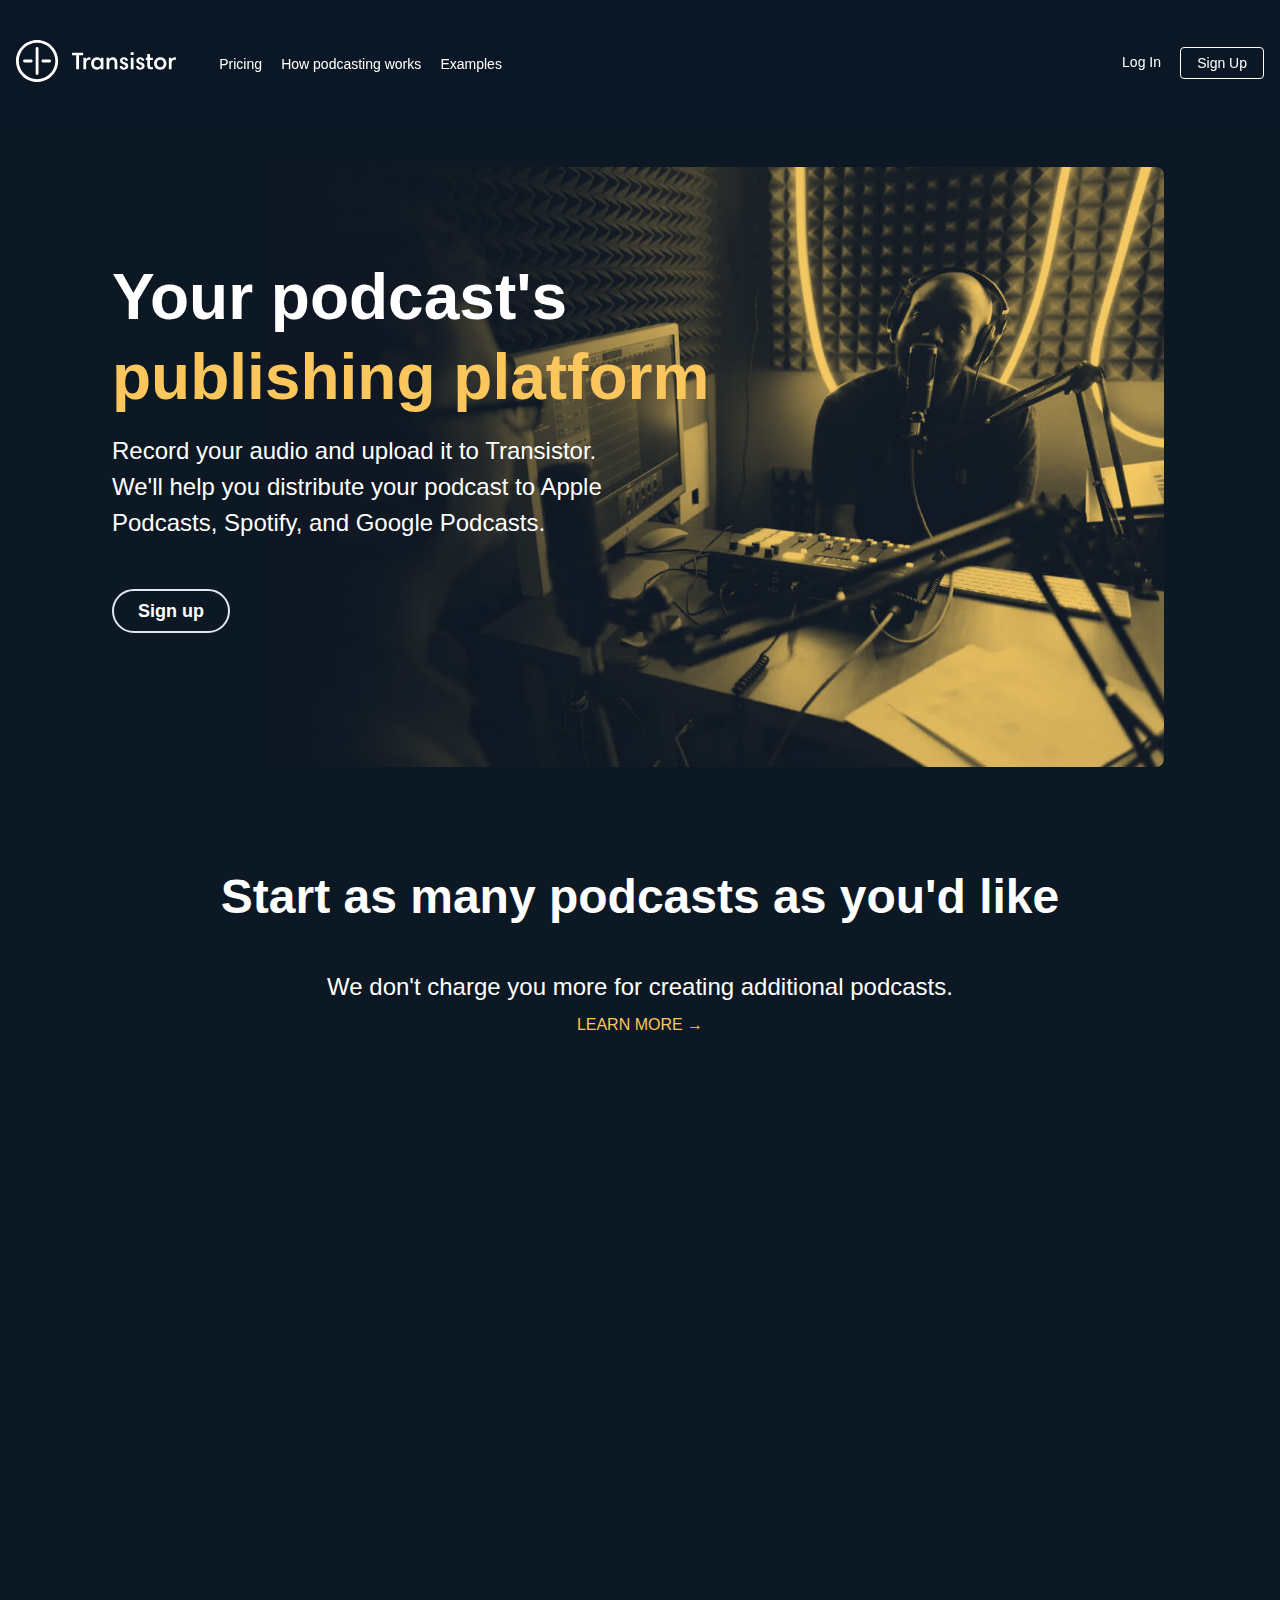
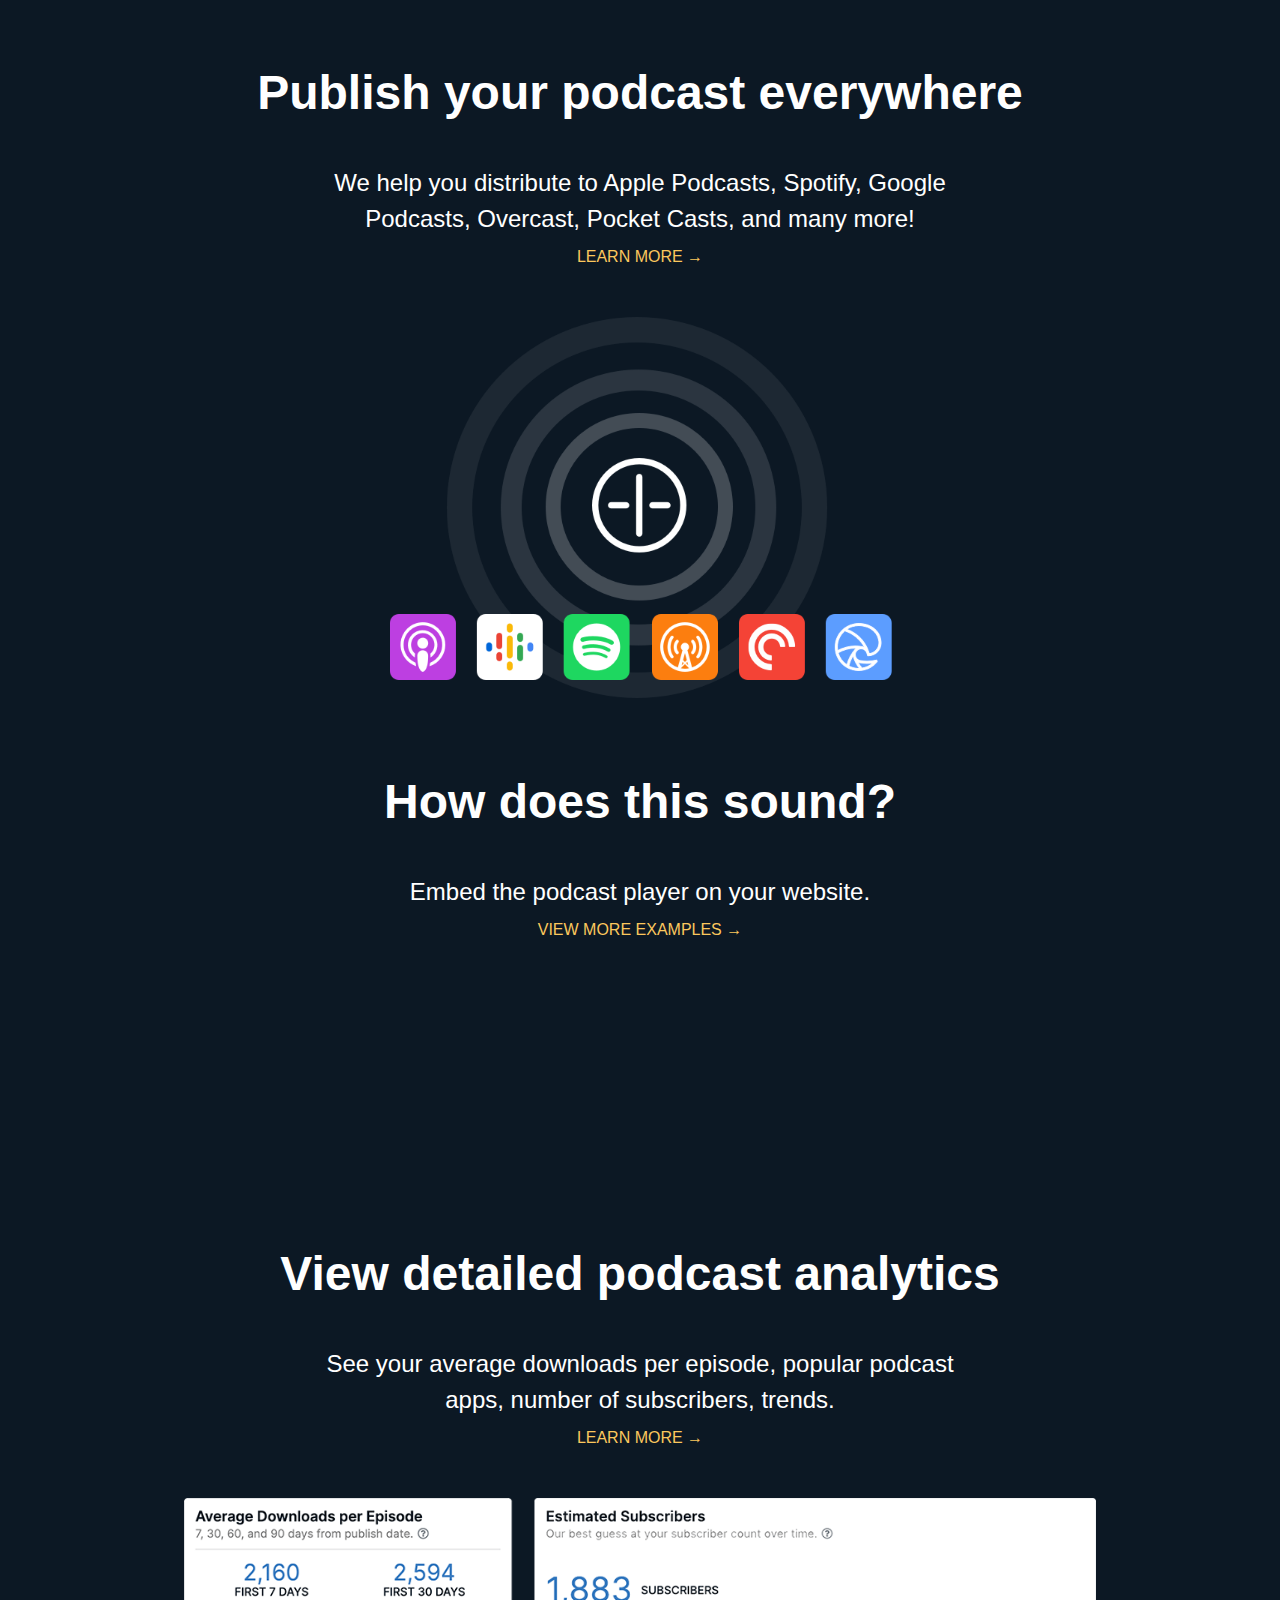
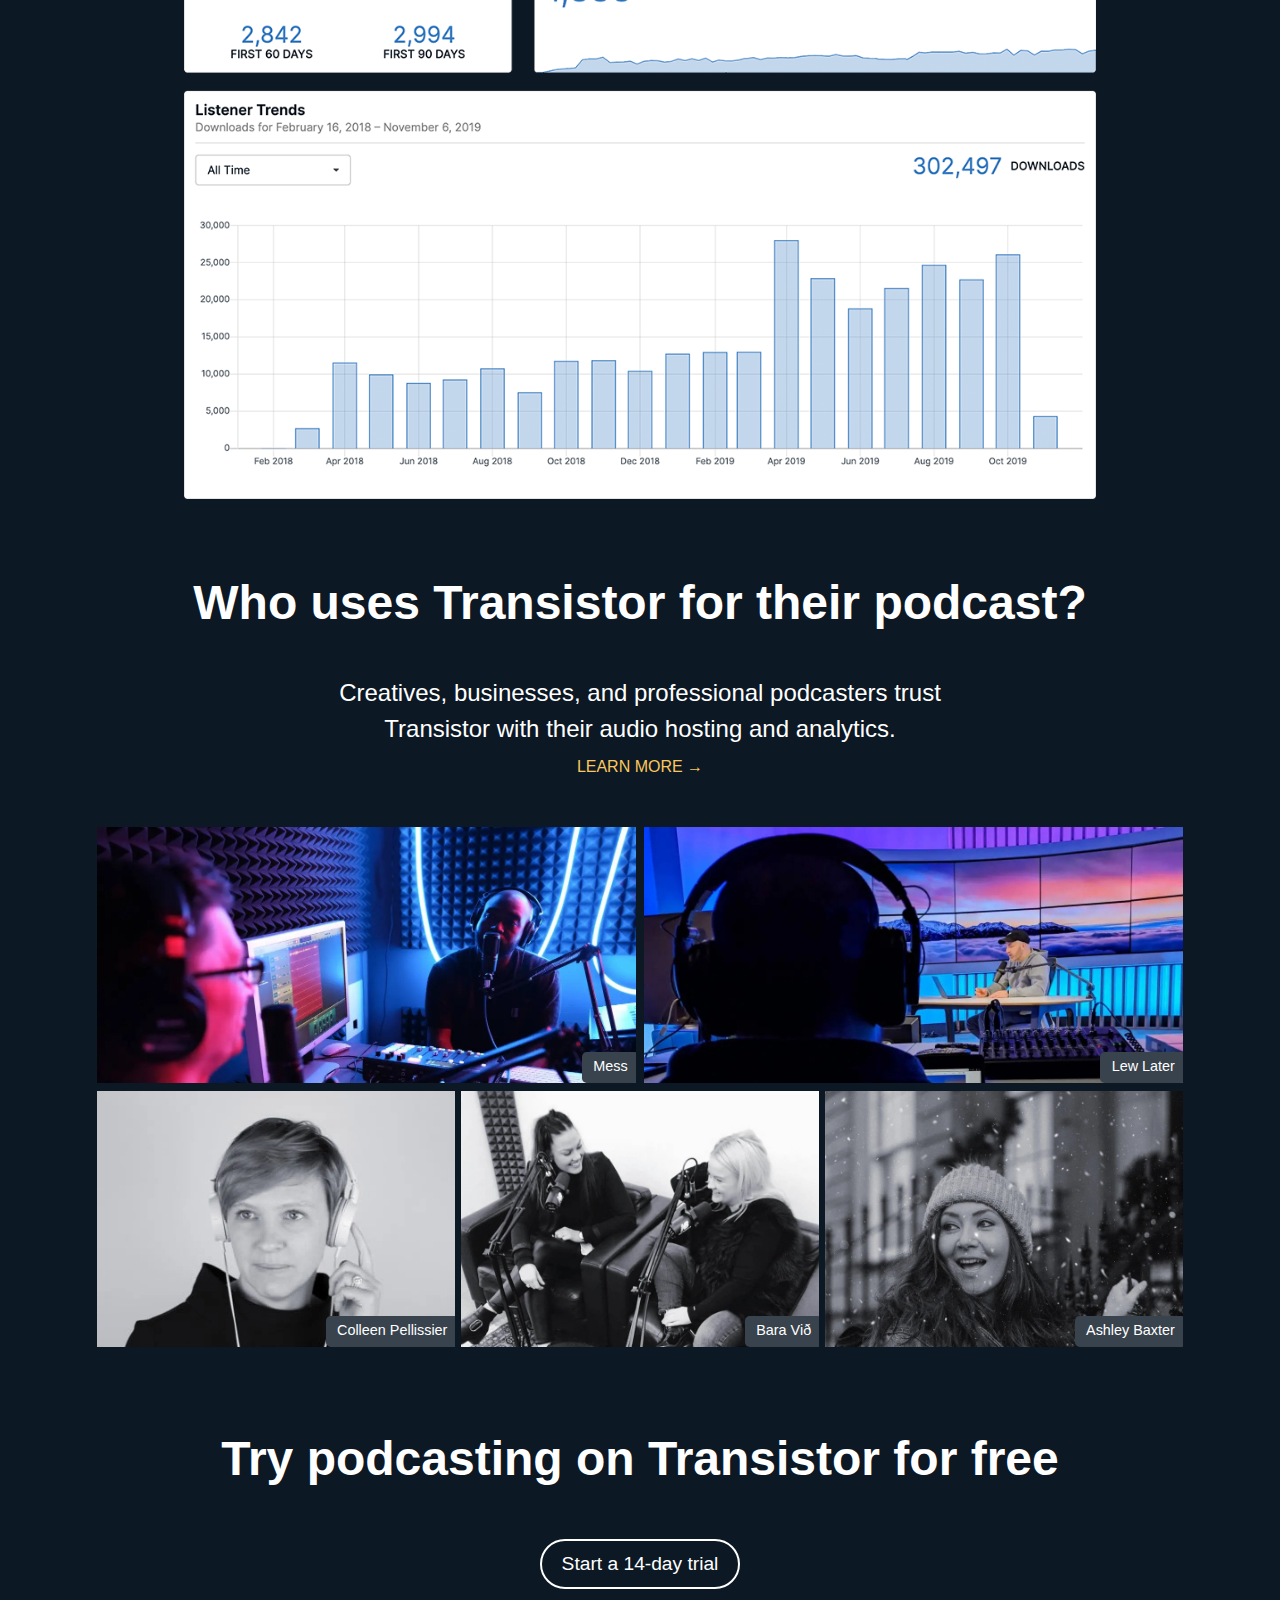
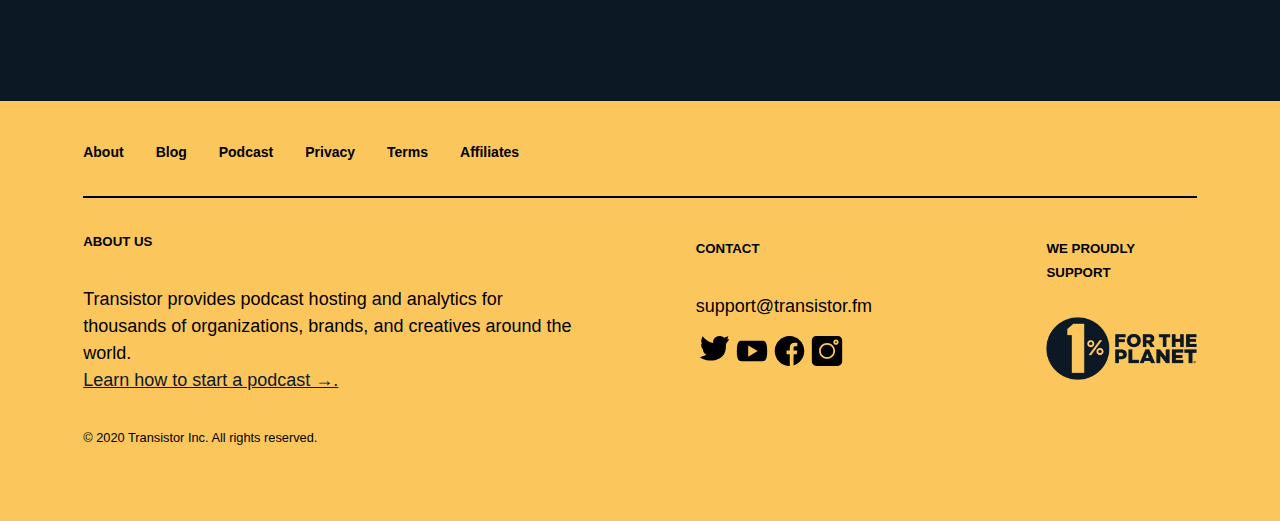
<file: index.html>
<!DOCTYPE html>
<html lang="en">
  <head>
    <meta charset="UTF-8" />
    <meta name="viewport" content="width=device-width, initial-scale=1.0" />
    <link rel="stylesheet" href="style.css" />
    <link rel="icon" href="./images/favicon.ico" />

    <title>
      Transistor - podcast hosting for creatives, brands, professionals
    </title>
  </head>

  <body>
    <header>
      <div class="desktop-navbar">
        <nav>
          <a href="/"> <img class="logo" src="./images/logo.svg" alt=""/></a>
          <ul>
            <li>Pricing</li>
            <li>How podcasting works</li>
            <li>Examples</li>
          </ul>
        </nav>
        <ul class="auth">
          <li>Log In</li>
          <li id="signup">Sign Up</li>
        </ul>
      </div>
      <div class="mobile-navbar">
        <div class="mobile-nav" onclick="showham()">
          <a href="/"> <img class="logo" src="./images/logo.svg" alt=""/></a>
          <img class="ham" src="./images/ham.svg" alt="" />
        </div>
        <ul id="mobile-nav2">
          <li>Pricing</li>
          <li>How podcasting works</li>
          <li>Examples</li>
          <li>Login</li>
          <li id="signup">Signup</li>
        </ul>
      </div>
    </header>
    <div class="container">
      <section>
        <div class="banner-div">
          <div>
            <div class="banner-desk">
              <img src="./images/studio.jpg" alt="" />
            </div>
            <div class="your-pod">
              <h1>Your podcast's <span> publishing platform</span></h1>
              <p class="podcast-text">
                Record your audio and upload it to Transistor.
              </p>
              <p class="podcast-text">
                We'll help you distribute your podcast to Apple Podcasts,
                Spotify, and Google Podcasts.
              </p>

              <div class="banner-mob">
                <img src="./images/studio.jpg" alt="" />
              </div>
              <a class="signup-button-desk" href="">Sign up</a>
            </div>

            <a class="signup-button-mob" href="">Sign up</a>
          </div>
        </div>
        <div class="podcast-section">
          <h2>Start as many podcasts as you'd like</h2>
          <p>We don't charge you more for creating additional podcasts.</p>
          <a href="">LEARN MORE → </a>
          <iframe
            class="youtube"
            width="896"
            height="504"
            src="https://www.youtube.com/embed/hUugNVgsXvk"
            frameborder="0"
            allow="accelerometer; autoplay; encrypted-media; gyroscope; picture-in-picture"
            allowfullscreen
            style="border-radius: 1rem;"
          ></iframe>
        </div>
        <div class="podcast-section">
          <h2>Publish your podcast everywhere</h2>
          <p>
            We help you distribute to Apple Podcasts, Spotify, Google Podcasts,
            Overcast, Pocket Casts, and many more!
          </p>
          <a href="">LEARN MORE → </a>
          <img class="podcast-img" src="./images/publish-anywhere.png" alt="" />
        </div>
        <div class="podcast-section">
          <h2>How does this sound?</h2>
          <p>Embed the podcast player on your website.</p>
          <a href="">VIEW MORE EXAMPLES →</a>
          <iframe
            class="radio"
            src="https://share.transistor.fm/e/rework/latest/dark"
            width="100%"
            height="180"
            frameborder="0"
            scrolling="no"
            seamless="true"
          ></iframe>
        </div>
        <div class="podcast-section">
          <h2>View detailed podcast analytics</h2>
          <p>
            See your average downloads per episode, popular podcast apps, number
            of subscribers, trends.
          </p>
          <a href="">LEARN MORE → </a>
          <img class="analytics-image" src="./images/analytics.png" alt="" />
        </div>
        <div class="podcast-section">
          <h2>Who uses Transistor for their podcast?</h2>
          <p>
            Creatives, businesses, and professional podcasters trust Transistor
            with their audio hosting and analytics.
          </p>
          <a href="">LEARN MORE → </a>
          <div class="first-users-img">
            <div>
              <img src="./images/mess.jpg" alt="" />
              <p>Mess</p>
            </div>
            <div>
              <img src="./images/lew.jpg" alt="" />
              <p>Lew Later</p>
            </div>
          </div>
          <div class="second-users-img">
            <div>
              <img src="./images/collen.jpg" alt="" />
              <p>Colleen Pellissier</p>
            </div>
            <div>
              <img src="./images/bara.jpg" alt="" />
              <p>Bara Við</p>
            </div>
            <div>
              <img src="./images/ashley.jpg" alt="" />
              <p>Ashley Baxter</p>
            </div>
          </div>
        </div>
        <div class="podcast-section">
          <h2>Try podcasting on Transistor for free</h2>
          <a id="trial-button" href="">Start a 14-day trial</a>
        </div>
      </section>
    </div>
    <footer>
      <ul>
        <li>About</li>
        <li>Blog</li>
        <li>Podcast</li>
        <li>Privacy</li>
        <li>Terms</li>
        <li>Affiliates</li>
      </ul>
      <hr />
      <div class="footer-details">
        <div>
          <h5>ABOUT US</h5>
          <p>
            Transistor provides podcast hosting and analytics for thousands of
            organizations, brands, and creatives around the world.
          </p>
          <a href="">Learn how to start a podcast →.</a>
        </div>
        <div class="contact">
          <div>
            <h5>CONTACT</h5>
            <p>support@transistor.fm</p>
            <div class="contact-svg">
              <img src="./images/twitter.svg" alt="" />
              <img src="./images/youtube.svg" alt="" />

              <img src="./images/fb.svg" alt="" />

              <img src="./images/instagram.svg" alt="" />
            </div>
          </div>
          <div>
            <h5>WE PROUDLY SUPPORT</h5>
            <img src="./images/dark.png" alt="" />
          </div>
        </div>
      </div>
      <span>© 2020 Transistor Inc. All rights reserved.</span>
    </footer>

    <script src="script.js"></script>
  </body>
</html>
</file>
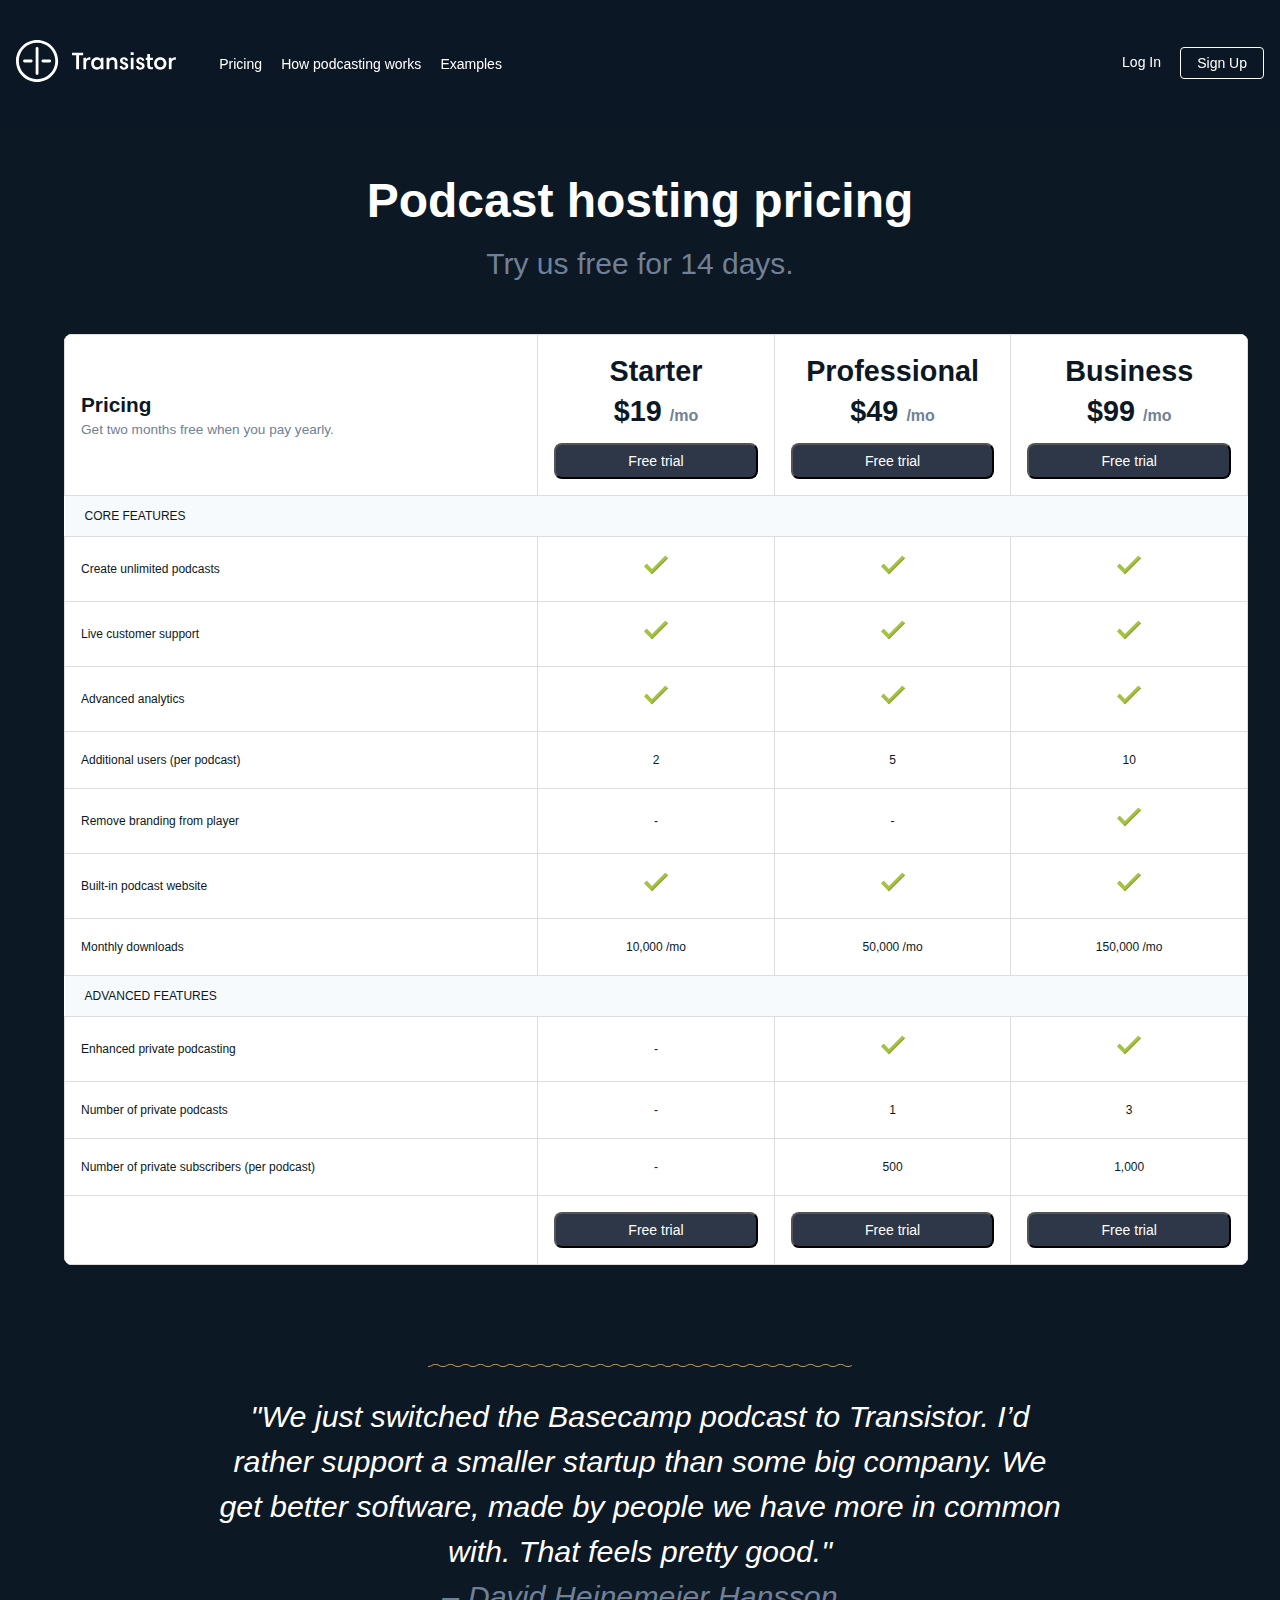
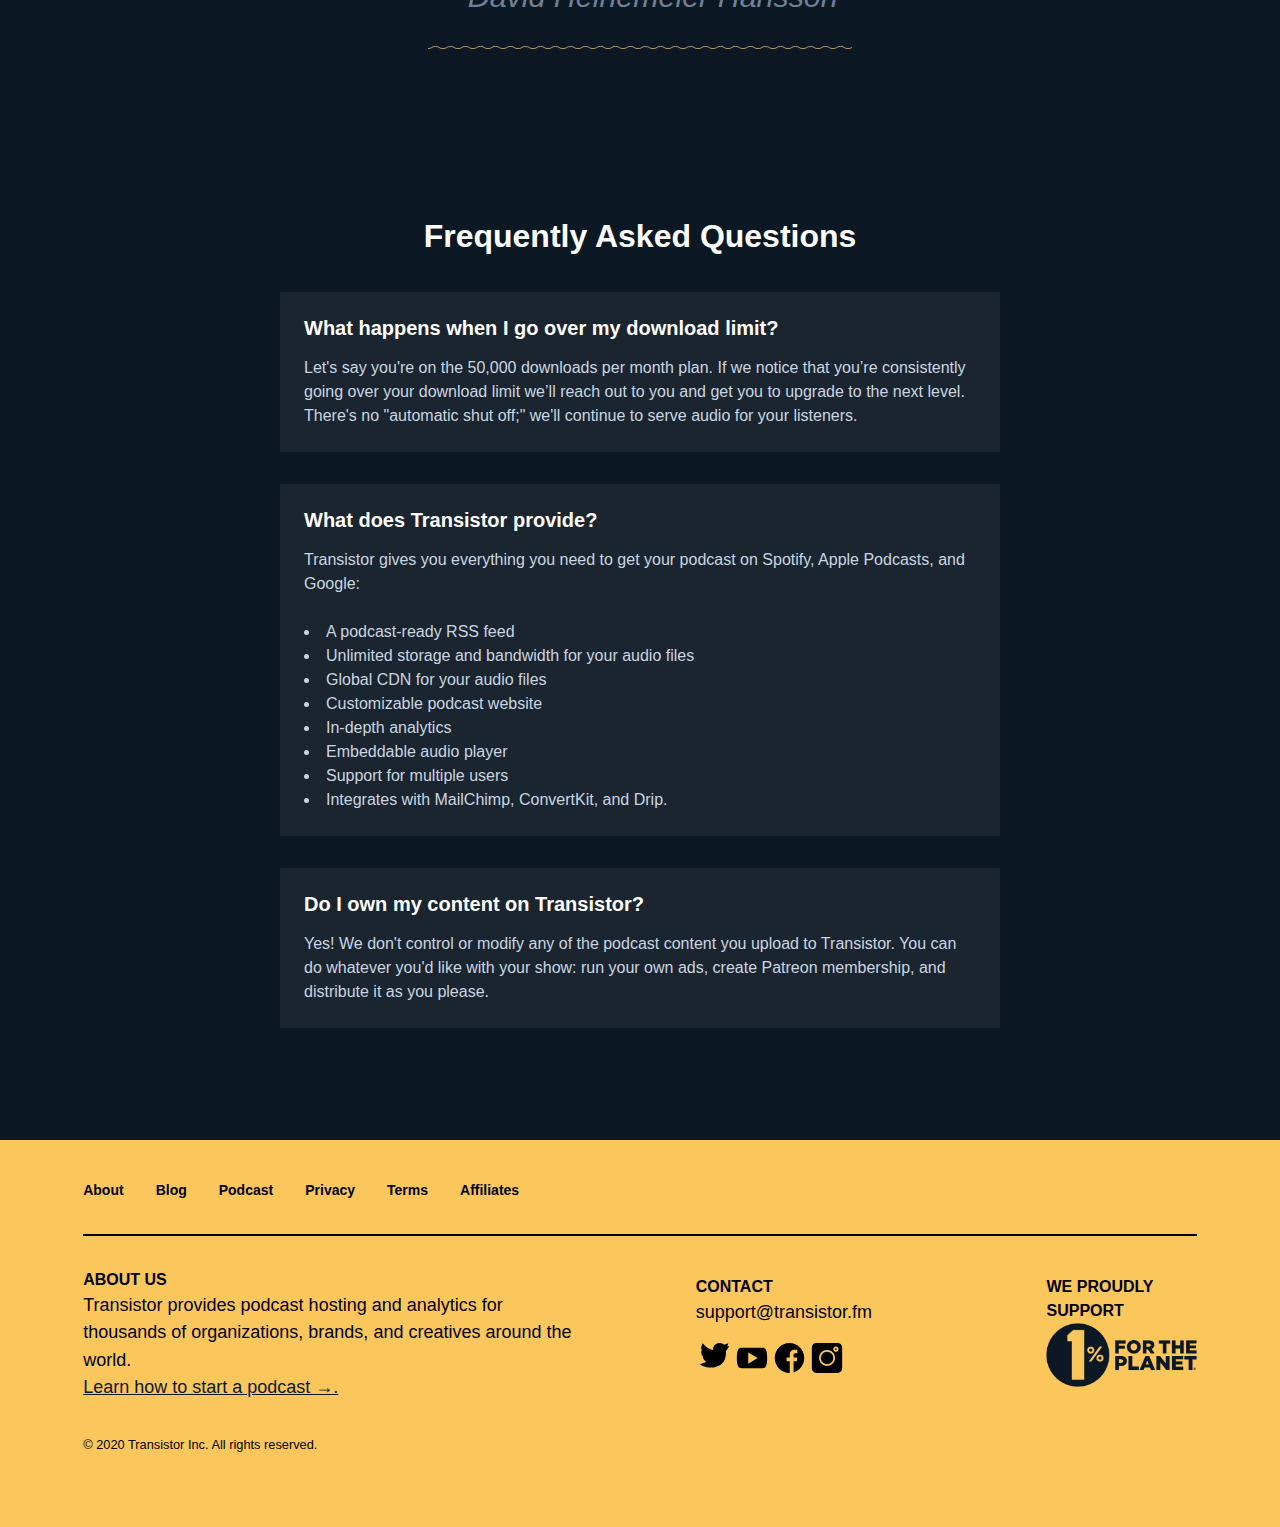
<file: pricing.html>
<!DOCTYPE html>
<html lang="en">
  <head>
    <meta charset="UTF-8" />
    <meta name="viewport" content="width=device-width, initial-scale=1.0" />
    <link rel="stylesheet" href="style.css" />
    <link rel="icon" href="./images/favicon.ico" />

    <title>
      Podcast hosting pricing: how much does it cost?
    </title>
  </head>

  <body>
    <header>
      <div class="desktop-navbar">
        <nav>
          <a href="/"> <img class="logo" src="./images/logo.svg" alt=""/></a>
          <ul>
            <li>Pricing</li>
            <li>How podcasting works</li>
            <li>Examples</li>
          </ul>
        </nav>
        <ul class="auth">
          <li>Log In</li>
          <li id="signup">Sign Up</li>
        </ul>
      </div>
      <div class="mobile-navbar">
        <div class="mobile-nav" onclick="showham()">
          <a href="/"> <img class="logo" src="./images/logo.svg" alt=""/></a>
          <img class="ham" src="./images/ham.svg" alt="" />
        </div>
        <ul id="mobile-nav2">
          <li>Pricing</li>
          <li>How podcasting works</li>
          <li>Examples</li>
          <li>Login</li>
          <li id="signup">Signup</li>
        </ul>
      </div>
    </header>
    <section class="pricing-section container">
      <div>
        <h2>Podcast hosting pricing</h2>
        <p style="color: #718096;font-size: 1.875rem;">
          Try us free for 14 days.
        </p>
      </div>
      <div class="table-desk">
        <table>
          <tr>
            <th>
              <h4>Pricing</h4>
              <p>Get two months free when you pay yearly.</p>
            </th>
            <th>
              Starter
              <div>$19 <span>/mo</span></div>
              <button class="trial">Free trial</button>
            </th>
            <th>
              Professional
              <div>$49 <span>/mo</span></div>
              <button class="trial">Free trial</button>
            </th>

            <th>
              Business
              <div>$99 <span>/mo</span></div>
              <button class="trial">Free trial</button>
            </th>
          </tr>
          <tr>
            <td class="features">CORE FEATURES</td>
            <td class="features"></td>
            <td class="features"></td>
            <td class="features"></td>
          </tr>
          <tr>
            <td>Create unlimited podcasts</td>
            <td><img class="tick" src="./images/tick.svg" alt="" /></td>
            <td><img class="tick" src="./images/tick.svg" alt="" /></td>
            <td><img class="tick" src="./images/tick.svg" alt="" /></td>
          </tr>
          <tr>
            <td>Live customer support</td>
            <td><img class="tick" src="./images/tick.svg" alt="" /></td>
            <td><img class="tick" src="./images/tick.svg" alt="" /></td>
            <td><img class="tick" src="./images/tick.svg" alt="" /></td>
          </tr>
          <tr>
            <td>Advanced analytics</td>
            <td><img class="tick" src="./images/tick.svg" alt="" /></td>
            <td><img class="tick" src="./images/tick.svg" alt="" /></td>
            <td><img class="tick" src="./images/tick.svg" alt="" /></td>
          </tr>
          <tr>
            <td>Additional users (per podcast)</td>
            <td>2</td>
            <td>5</td>
            <td>10</td>
          </tr>
          <tr>
            <td>Remove branding from player</td>
            <td>-</td>
            <td>-</td>
            <td><img class="tick" src="./images/tick.svg" alt="" /></td>
          </tr>
          <tr>
            <td>Built-in podcast website</td>
            <td><img class="tick" src="./images/tick.svg" alt="" /></td>
            <td><img class="tick" src="./images/tick.svg" alt="" /></td>
            <td><img class="tick" src="./images/tick.svg" alt="" /></td>
          </tr>
          <tr>
            <td>
              Monthly downloads
            </td>
            <td>
              10,000 /mo
            </td>
            <td>
              50,000 /mo
            </td>
            <td>
              150,000 /mo
            </td>
          </tr>
          <tr>
            <td class="features">ADVANCED FEATURES</td>
            <td class="features"></td>
            <td class="features"></td>
            <td class="features"></td>
          </tr>
          <tr>
            <td>Enhanced private podcasting</td>
            <td>-</td>
            <td><img class="tick" src="./images/tick.svg" alt="" /></td>
            <td><img class="tick" src="./images/tick.svg" alt="" /></td>
          </tr>
          <tr>
            <td>Number of private podcasts</td>
            <td>
              -
            </td>
            <td>1</td>
            <td>3</td>
          </tr>
          <tr>
            <td>Number of private subscribers (per podcast)</td>
            <td>-</td>

            <td>500</td>
            <td>1,000</td>
          </tr>
          <tr>
            <td></td>
            <td><button class="trial">Free trial</button></td>
            <td><button class="trial">Free trial</button></td>
            <td><button class="trial">Free trial</button></td>
          </tr>
        </table>
      </div>
      <div class="table-mobile">
        <table>
          <tr>
            <th style="text-align: center;" colspan="2">
              Starter
              <div>$19 <span>/mo</span></div>
              <button class="trial">Free trial</button>
            </th>
          </tr>
          <tr>
            <td class="features">CORE FEATURES</td>
            <td class="features"></td>
          </tr>
          <tr>
            <td>Create unlimited podcasts</td>
            <td><img class="tick" src="./images/tick.svg" alt="" /></td>
          </tr>
          <tr>
            <td>Live customer support</td>
            <td><img class="tick" src="./images/tick.svg" alt="" /></td>
          </tr>
          <tr>
            <td>Advanced analytics</td>
            <td><img class="tick" src="./images/tick.svg" alt="" /></td>
          </tr>
          <tr>
            <td>Additional users (per podcast)</td>
            <td>2</td>
          </tr>
          <tr>
            <td>Remove branding from player</td>
            <td>-</td>
          </tr>
          <tr>
            <td>Built-in podcast website</td>
            <td><img class="tick" src="./images/tick.svg" alt="" /></td>
          </tr>
          <tr>
            <td>
              Monthly downloads
            </td>
            <td>
              10,000 /mo
            </td>
          </tr>
          <tr>
            <td class="features">ADVANCED FEATURES</td>
            <td class="features"></td>
          </tr>
          <tr>
            <td>Enhanced private podcasting</td>
            <td>-</td>
          </tr>
          <tr>
            <td>Number of private podcasts</td>
            <td>
              -
            </td>
          </tr>
          <tr>
            <td>Number of private subscribers (per podcast)</td>
            <td>-</td>
          </tr>
        </table>

        <table>
          <tr>
            <th style="text-align: center;" colspan="2">
              Professional

              <div>$49 <span>/mo</span></div>
              <button class="trial">Free trial</button>
            </th>
          </tr>
          <tr>
            <td class="features">CORE FEATURES</td>
            <td class="features"></td>
          </tr>
          <tr>
            <td>Create unlimited podcasts</td>
            <td><img class="tick" src="./images/tick.svg" alt="" /></td>
          </tr>
          <tr>
            <td>Live customer support</td>
            <td><img class="tick" src="./images/tick.svg" alt="" /></td>
          </tr>
          <tr>
            <td>Advanced analytics</td>
            <td><img class="tick" src="./images/tick.svg" alt="" /></td>
          </tr>
          <tr>
            <td>Additional users (per podcast)</td>
            <td>5</td>
          </tr>
          <tr>
            <td>Remove branding from player</td>
            <td>-</td>
          </tr>
          <tr>
            <td>Built-in podcast website</td>
            <td><img class="tick" src="./images/tick.svg" alt="" /></td>
          </tr>
          <tr>
            <td>
              Monthly downloads
            </td>
            <td>
              50,000 /mo
            </td>
          </tr>
          <tr>
            <td class="features">ADVANCED FEATURES</td>
            <td class="features"></td>
          </tr>
          <tr>
            <td>Enhanced private podcasting</td>
            <td><img class="tick" src="./images/tick.svg" alt="" /></td>
          </tr>
          <tr>
            <td>Number of private podcasts</td>
            <td>
              500
            </td>
          </tr>
          <tr>
            <td>Number of private subscribers (per podcast)</td>
            <td>-</td>
          </tr>
        </table>

        <table>
          <tr>
            <th style="text-align: center;" colspan="2">
              Business
              <div>$99 <span>/mo</span></div>
              <button class="trial">Free trial</button>
            </th>
          </tr>
          <tr>
            <td class="features">CORE FEATURES</td>
            <td class="features"></td>
          </tr>
          <tr>
            <td>Create unlimited podcasts</td>
            <td><img class="tick" src="./images/tick.svg" alt="" /></td>
          </tr>
          <tr>
            <td>Live customer support</td>
            <td><img class="tick" src="./images/tick.svg" alt="" /></td>
          </tr>
          <tr>
            <td>Advanced analytics</td>
            <td><img class="tick" src="./images/tick.svg" alt="" /></td>
          </tr>
          <tr>
            <td>Additional users (per podcast)</td>
            <td>10</td>
          </tr>
          <tr>
            <td>Remove branding from player</td>
            <td><img class="tick" src="./images/tick.svg" alt="" /></td>
          </tr>
          <tr>
            <td>Built-in podcast website</td>
            <td><img class="tick" src="./images/tick.svg" alt="" /></td>
          </tr>
          <tr>
            <td>
              Monthly downloads
            </td>
            <td>
              150,000 /mo
            </td>
          </tr>
          <tr>
            <td class="features">ADVANCED FEATURES</td>
            <td class="features"></td>
          </tr>
          <tr>
            <td>Enhanced private podcasting</td>
            <td><img class="tick" src="./images/tick.svg" alt="" /></td>
          </tr>
          <tr>
            <td>Number of private podcasts</td>
            <td>
              3
            </td>
          </tr>
          <tr>
            <td>Number of private subscribers (per podcast)</td>
            <td>1,000</td>
          </tr>
        </table>
      </div>
      <blockquote>
        <hr class="pricing-hr" />
        <i>
          "We just switched the Basecamp podcast to Transistor. I’d rather
          support a smaller startup than some big company. We get better
          software, made by people we have more in common with. That feels
          pretty good."
          <div class="david">– David Heinemeier Hansson</div>
        </i>
        <hr class="pricing-hr" />
      </blockquote>
      <div class="faq">
        <h3>Frequently Asked Questions</h3>

        <div class="questions">
          <h4>What happens when I go over my download limit?</h4>
          <p>
            Let's say you're on the 50,000 downloads per month plan. If we
            notice that you’re consistently going over your download limit we’ll
            reach out to you and get you to upgrade to the next level. There's
            no "automatic shut off;" we'll continue to serve audio for your
            listeners.
          </p>
        </div>
        <div class="questions">
          <h4>What does Transistor provide?</h4>
          <p>
            Transistor gives you everything you need to get your podcast on
            Spotify, Apple Podcasts, and Google:
          </p>
          <ul>
            <li>A podcast-ready RSS feed</li>
            <li>Unlimited storage and bandwidth for your audio files</li>
            <li>Global CDN for your audio files</li>
            <li>Customizable podcast website</li>
            <li>In-depth analytics</li>
            <li>Embeddable audio player</li>
            <li>Support for multiple users</li>
            <li>Integrates with MailChimp, ConvertKit, and Drip.</li>
          </ul>
        </div>
        <div class="questions">
          <h4>Do I own my content on Transistor?</h4>
          <p>
            Yes! We don't control or modify any of the podcast content you
            upload to Transistor. You can do whatever you'd like with your show:
            run your own ads, create Patreon membership, and distribute it as
            you please.
          </p>
        </div>
      </div>
    </section>
    <footer>
      <ul>
        <li>About</li>
        <li>Blog</li>
        <li>Podcast</li>
        <li>Privacy</li>
        <li>Terms</li>
        <li>Affiliates</li>
      </ul>
      <hr />
      <div class="footer-details">
        <div>
          <h4>ABOUT US</h4>
          <p>
            Transistor provides podcast hosting and analytics for thousands of
            organizations, brands, and creatives around the world.
          </p>
          <a href="">Learn how to start a podcast →.</a>
        </div>
        <div class="contact">
          <div>
            <h4>CONTACT</h4>
            <p>support@transistor.fm</p>
            <div class="contact-svg">
              <img src="./images/twitter.svg" alt="" />
              <img src="./images/youtube.svg" alt="" />

              <img src="./images/fb.svg" alt="" />

              <img src="./images/instagram.svg" alt="" />
            </div>
          </div>
          <div>
            <h4>WE PROUDLY SUPPORT</h4>
            <img src="./images/dark.png" alt="" />
          </div>
        </div>
      </div>
      <span>© 2020 Transistor Inc. All rights reserved.</span>
    </footer>

    <script src="script.js"></script>
  </body>
</html>
</file>
<file: style.css>
* {
  margin: 0;
  padding: 0;
}

a {
  text-decoration: none;
  color: white;
}

h2 {
  font-size: 3rem;
  line-height: 5rem;
  font-weight: 600;
}

p {
  font-size: 1.5rem;
  line-height: 1.5;
}
body {
  background-color: #0c1824;
  color: white;

  font-family: -apple-system, BlinkMacSystemFont, Segoe UI, Roboto,
    Helvetica Neue, Arial, Noto Sans, sans-serif;
  line-height: 1.5rem;
  font-weight: 300;
}

.container {
  max-width: 1280px;
  overflow: hidden;
  margin: 0 auto;
  padding-left: 1rem;
  padding-right: 1rem;
}

section {
  overflow: hidden;
}

header {
  position: sticky;
  top: 0;
  width: 100%;
  max-width: 1280px;
  margin: 0 auto;
  background-color: rgba(12, 24, 36, 0.85);
  z-index: 1000;
  backdrop-filter: blur(8px);
}

.desktop-navbar {
  margin: 0 1rem;

  display: flex;
  align-items: center;
  justify-content: space-between;
  padding: 2.5rem 0;
}

.mobile-navbar {
  display: none;
}

nav {
  display: flex;
  align-items: center;
}

.desktop-navbar ul {
  list-style-type: none;
  display: flex;
  justify-content: space-between;
  font-size: 0.875rem;
  align-self: center;
  margin-left: 0.5rem;
}

.podcast-text {
  width: 83%;
}
.desktop-navbar li {
  margin-left: 1.2rem;
  border-bottom: 1.5px solid transparent;
}

.desktop-navbar li:hover {
  border-bottom: solid white 1.5px;
}

.your-pod {
  width: 60%;
}
.logo {
  width: 10rem;
  margin-right: 1rem;
}

#signup {
  box-sizing: border-box;
  padding: 0.18rem 1rem;
  margin-top: -0.18rem;
  border: solid white 1px;

  border-radius: 0.25rem;
}

#signup:hover {
  background-color: white;
  color: #0c1824;
}
.banner-div > div {
  position: relative;

  padding-left: 3rem;
  padding-right: 3rem;
}
.banner-div {
  padding: 8rem 0 10rem 0;
  margin: 0 auto;
  max-width: 72rem;
  padding-left: 3rem;
  padding-right: 3rem;
}

h1 {
  font-size: 4rem;
  line-height: 5rem;
  margin-bottom: 1rem;
  font-weight: 600;
}

h1 span {
  display: block;
  color: #fbc75d;
}
.banner-desk {
  position: absolute;
  z-index: -1;
  left: 200px;
  top: -90px;
}

.banner-desk img {
  width: 900px;
  vertical-align: middle;
  border-radius: 0.5rem;
}

.signup-button-desk {
  font-size: 1.125rem;
  display: inline-block;
  padding: 0.5rem 1.5rem;
  border-radius: 9999px;
  color: #fff;
  font-weight: 600;
  margin-top: 3rem;
  border: 2px solid #e2e8f0;
}

.signup-button-desk:hover {
  background-color: white;
  color: #0c1824;
}

.signup-button-mob {
  display: none;
}

.podcast-section {
  text-align: center;
  display: flex;
  align-items: center;
  flex-direction: column;
  margin: 4rem 0;
}

.podcast-section h2 {
  margin-bottom: 2rem;
}

.podcast-section a {
  color: #fbc75d;
  display: block;
  margin-bottom: 3rem;
  margin-top: 0.5rem;
  line-height: 1.5rem;
  font-weight: 500;
}

.podcast-section a:hover {
  border-bottom: 2px solid #fbc75d;
}
.podcast-section > p {
  max-width: 40rem;
}

.podcast-img {
  max-width: 650px;
}

.analytics-image {
  width: 73%;
}

.first-users-img,
.second-users-img {
  display: flex;
  max-width: 87%;
  justify-content: space-between;
  margin-bottom: 0.5rem;
}

.first-users-img div {
  width: 49.6%;
  position: relative;
  max-height: 256px;
  overflow: hidden;
}

.first-users-img img {
  box-sizing: border-box;
  width: 100%;
}

.first-users-img p {
  position: absolute;
  bottom: 0;
  right: -0.2rem;
  padding: 0.3rem 0.7rem;
  background-color: #38434d;
  border-radius: 0.3rem;
  overflow: hidden;
  font-size: 0.9rem;
}

.second-users-img div {
  width: 33%;
  position: relative;
  max-height: 256px;
  overflow: hidden;
}

.second-users-img img {
  box-sizing: border-box;
  width: 100%;
}

.second-users-img p {
  position: absolute;
  bottom: 0;
  right: -0.2rem;
  padding: 0.3rem 0.7rem;
  background-color: #38434d;
  border-radius: 0.3rem;
  overflow: hidden;
  font-size: 0.9rem;
}

#trial-button {
  display: inline-block;
  border: solid white 2px;
  padding: 0.7rem 1.2rem;
  border-radius: 2rem;
  color: white;
  font-size: 1.2rem;
}

#trial-button:hover {
  background-color: white;
  color: #0c1824;
}

footer {
  box-sizing: border-box;
  background-color: #fbc75d;
  color: black;
  width: 100%;
  padding: 3% 6.5%;
}

footer ul {
  list-style-type: none;
  display: flex;
  flex-wrap: wrap;
}

footer li {
  font-size: 0.875rem;
  margin-right: 2rem;
  font-weight: 600;
}

.footer-details {
  display: flex;
  justify-content: space-between;
  align-items: center;
}

.contact-svg {
  display: flex;
  justify-content: space-between;
  align-items: center;
  margin-top: 1rem;
}

.contact-svg img {
  width: 30px;
  height: 30px;
}
.footer-details > div {
  width: 45%;
}
.contact {
  display: flex;
  justify-content: space-between;
}

.contact > div {
  width: 30%;
}

.contact img {
  width: 100%;
}

hr {
  margin: 2rem 0;
  border: 0.5px solid black;
}

.footer-details p,
.footer-details a {
  font-size: 1.125rem;
  line-height: 1.7rem;
}

h5 {
  margin-bottom: 2rem;
}

footer a {
  color: #0c1824;
  text-decoration: underline;
}

footer span {
  display: block;
  font-size: 0.8rem;
  margin: 2rem 0;
}

.radio {
  max-width: 40rem;
}

.banner-mob {
  display: none;
}

.pricing-section {
  margin-top: 2rem !important;
  text-align: center;
  padding-left: 3rem;
  padding-right: 3rem;
}

.pricing-hr {
  margin: 1.7rem auto;
  border: none;
  background-size: auto 3px;
  display: block;
  height: 3px;
  width: 50%;
  background-image: url("./images/spiral.svg");
}

blockquote {
  max-width: 53rem;
  margin: 0 auto;
  padding: 1.5rem;
}

i {
  font-size: 1.9rem;
  line-height: 2.8rem;
}

.david {
  color: #718096;
}

.faq {
  text-align: left;
  max-width: 45rem;
  margin: 7rem auto;
}

.questions {
  background-color: hsla(0, 0%, 100%, 0.06);
  margin: 2rem 0;
  padding: 1.5rem;
}
.questions p {
  margin-top: 1rem;
  font-size: 1rem;
  color: #cbd5e0;
}
h3 {
  text-align: center;
  font-size: 2rem;
  line-height: 3rem;
}
.questions h4 {
  font-size: 1.25rem;
}

.questions ul {
  margin-top: 1.5rem;
  list-style-position: inside;
  color: #cbd5e0;
}
.questions li {
  line-height: 1.5rem;
}

.tick {
  width: 1.5rem;
}

table h4 {
  font-size: 1.3rem;
  line-height: 1.9rem;
  font-weight: 600;
}

table p {
  font-size: 0.85rem;
  color: #718096;
  font-weight: 400;
}
th {
  font-size: 1.8rem;
  line-height: 2.5rem;
  width: 20%;
}

td,
th {
  padding: 1rem;
  border: 1px solid #ddd;
  margin-left: 2px;
}

td {
  font-size: 0.75rem;
}

th span {
  font-size: 1rem;
  color: #718096;
}

th:first-of-type {
  width: 40%;
}

th:first-of-type,
td:first-of-type {
  text-align: left;
}

table {
  border-collapse: collapse;
  background-color: #fff;
  color: #0c1824;
  padding: 0;
  max-width: 1216px;
  overflow: hidden;
  margin: 3rem 1rem;
  width: 100%;
  border-radius: 0.5rem;
}

.trial {
  font-size: 0.875rem;
  width: 100%;
  padding: 0.5rem 0.75rem;
  border-radius: 0.5rem;
  background-color: #2d3748;
  color: white;
}

.features {
  background-color: #f7fafc;
  border: 0;
  padding: 0.5rem 1.25rem;
}

.table-mobile {
  display: none;
}
@media only screen and (max-width: 1150px) {
  .container {
    max-width: 1024px;
    margin: 0 auto;
    overflow: hidden;
    padding: 0 1rem;
  }

  table {
    margin: 3rem 0;
  }

  table td:first-of-type {
    width: 70%;
  }

  .your-pod {
    width: 70%;
  }

  .podcast-text {
    width: 94%;
  }

  header {
    max-width: 1024px;
  }
  .contact-svg img {
    width: 20px;
    height: 20px;
  }
  .banner-div {
    padding: 8rem 0;
    margin: 0;
  }

  h1 {
    font-size: 3.6rem;
  }
}

@media only screen and (max-width: 950px) {
  .table-desk {
    display: none;
  }

  th {
    text-align: center;
    padding: 1rem 4.5rem;
    font-weight: 500;
    line-height: 50px;
  }
  table {
    margin: 3rem auto;
    max-width: 28rem;
  }
  .table-mobile {
    display: block;
  }
  .youtube {
    width: 100%;
  }

  .analytics-image {
    width: 100%;
  }
  header {
    max-width: 768px;
  }
  h1 {
    font-size: 3rem;
    line-height: 4rem;
  }

  .banner-div > div {
    margin-top: 1rem;
    padding-left: 1.5rem;
    padding-right: 1.5rem;
  }
  .container {
    max-width: 768px;
  }

  .desktop-navbar {
    padding: 1.5rem 0;
  }

  h2 {
    line-height: 4rem;
  }

  .banner-div {
    text-align: center;
    padding: 0;
  }

  .banner-desk {
    display: none;
  }

  .banner-mob {
    display: block;
    max-width: 800px;
  }

  .banner-mob img {
    margin-top: 1rem;
    width: 100%;
    border-radius: 0.5rem;
  }
  .your-pod {
    width: 100%;
  }

  .podcast-text {
    text-align: center;
    width: 90%;
    margin: 0 auto;
  }

  .first-users-img,
  .second-users-img {
    max-width: 100%;
  }

  .signup-button-desk {
    display: none;
  }

  .signup-button-mob {
    font-size: 1.3rem;
    display: inline-block;
    padding: 0.7rem 1.8rem;
    border-radius: 9999px;
    color: #fff;
    font-weight: 600;
    margin-top: 2rem;
    border: 1px solid #e2e8f0;
  }

  .signup-button-mob:hover {
    background-color: white;
    color: #0c1824;
  }
}

@media only screen and (max-width: 700px) {
  .youtube {
    width: 90%;
    height: 25rem;
  }
  html {
    font-size: 0.95rem;
  }

  h2 {
    font-size: 2rem;
  }

  p {
    font-size: 1.2rem;
    line-height: 1.5;
  }

  .podcast-section > p {
    font-size: 1.5rem;
    width: 90%;
  }

  .footer-details {
    flex-direction: column;
  }

  .contact {
    margin-top: 3rem;
  }

  .first-users-img,
  .second-users-img {
    max-width: 95%;
  }

  .analytics-image {
    width: 90%;
  }

  .radio {
    max-width: 90%;
  }

  .top-navbar {
    display: none;
  }

  .mobile-nav {
    display: flex;
    align-items: center;
    justify-content: space-between;
    padding: 1rem 1rem;
  }

  #mobile-nav2 {
    display: none;
  }

  .mobile-navbar {
    display: flex;
    flex-direction: column;
  }

  .mobile-navbar ul {
    display: flex;
    flex-direction: column;
    text-align: center;
    list-style-type: none;
    align-items: center;
    font-size: 0.9rem;
  }
  .mobile-navbar li {
    margin-bottom: 0.9rem;
  }

  #signup {
    box-sizing: content-box;
    padding: 0.2rem 0.4rem;
    border-radius: 0.34rem;
    width: 70px;
    margin: 1rem auto;
  }
  .ham {
    padding: 0.5rem 0.85rem;
    border: solid white 1px;
    border-radius: 0.5rem;
  }

  .footer-details > div {
    width: 100%;
  }

  .desktop-navbar {
    display: none;
  }
}

@media only screen and (max-width: 600px) {
  .youtube {
    height: 20rem;
  }
  .container {
    max-width: 96%;
    margin: 0 auto;
  }
  .analytics-image {
    width: 100%;
  }

  .first-users-img,
  .second-users-img {
    max-width: 100%;
  }

  .podcast-img {
    max-width: 90%;
  }

  .podcast-section > p {
    font-size: 1.2rem;
  }

  h2 {
    line-height: 2.4rem;
  }

  .podcast-text {
    width: 100%;
  }

  h1 {
    font-size: 2.4rem;
    line-height: 3rem;
  }
}

@media only screen and (max-width: 500px) {
  .banner-div > div {
    padding: 0;
  }
  .ham {
    padding: 0.5rem 0.7rem;
  }
  .logo {
    width: 8.6rem;
  }
  .youtube {
    height: 15rem;
  }
}
@media only screen and (max-width: 400px) {
  .youtube {
    height: 15rem;
  }

  h1 {
    font-size: 2.3rem;
    line-height: 3rem;
  }
}
</file>
